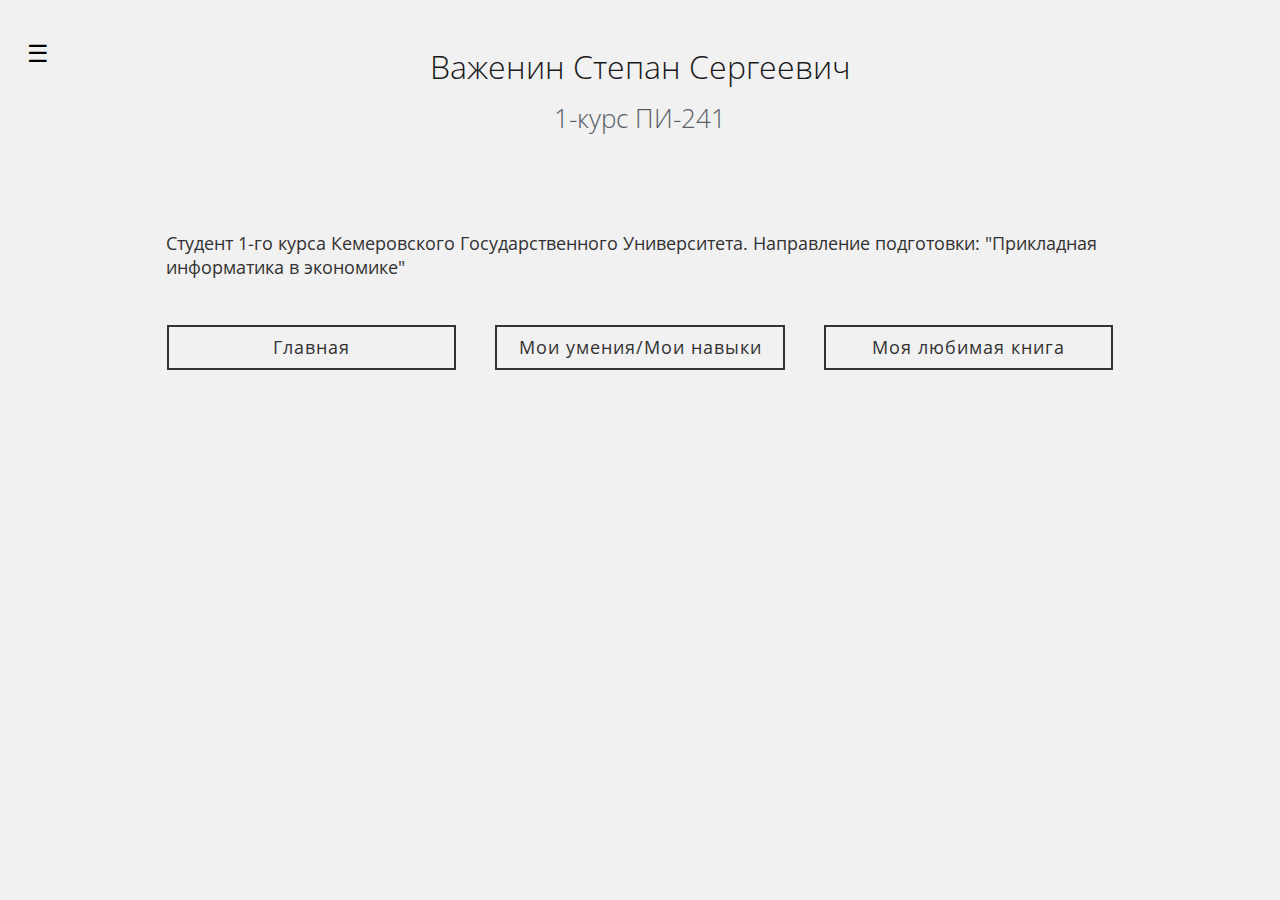
<file: index.html>
<!doctype html>
<html>
<head>
    <meta charset="utf-8">
    <meta http-equiv="X-UA-Compatible" content="IE=edge">
    <meta name="viewport" content="width=device-width, initial-scale=1">
    <title>Мое портфолио</title>
    <link rel="stylesheet" href="css/style.css">
    <link rel="stylesheet" href="css/left-nav-style.css">
</head>

<body>
    <input type="checkbox" id="nav-toggle" hidden>
    <nav class="nav">
        <label for="nav-toggle" class="nav-toggle" onclick></label>

        <ul>
            <li><a href="index.html">Главная</a></li>
            <li><a href="ability.html">Мои умения/Мои навыки</a></li>
            <li><a href="favoritebook.html">Моя любимая книга</a></li>
        </ul>
    </nav>
    <main>
        <article>
            <header>
                <h1 class="header__title">Важенин Степан Сергеевич</h1>
                <h2>1-курс ПИ-241</h2> 
            </header>
            <section style="padding-top: 60px; font-size: 18px;">
               <p style="text-align: center;">
                <p>Студент 1-го курса Кемеровского Государственного Университета. Направление подготовки: "Прикладная информатика в экономике"</p>
            </section>
            <section style="margin-bottom: 200px;">
                <div class="btn-group">
                    <a href="index.html"><span>Главная</span></a>
                    <a href="ability.html"><span>Мои умения/Мои навыки</span></a>
                    <a href="favoritebook.html"><span>Моя любимая книга</span></a>
                </div>
            </section>   
        </article>
    </main>
</body>

</html>
</file>
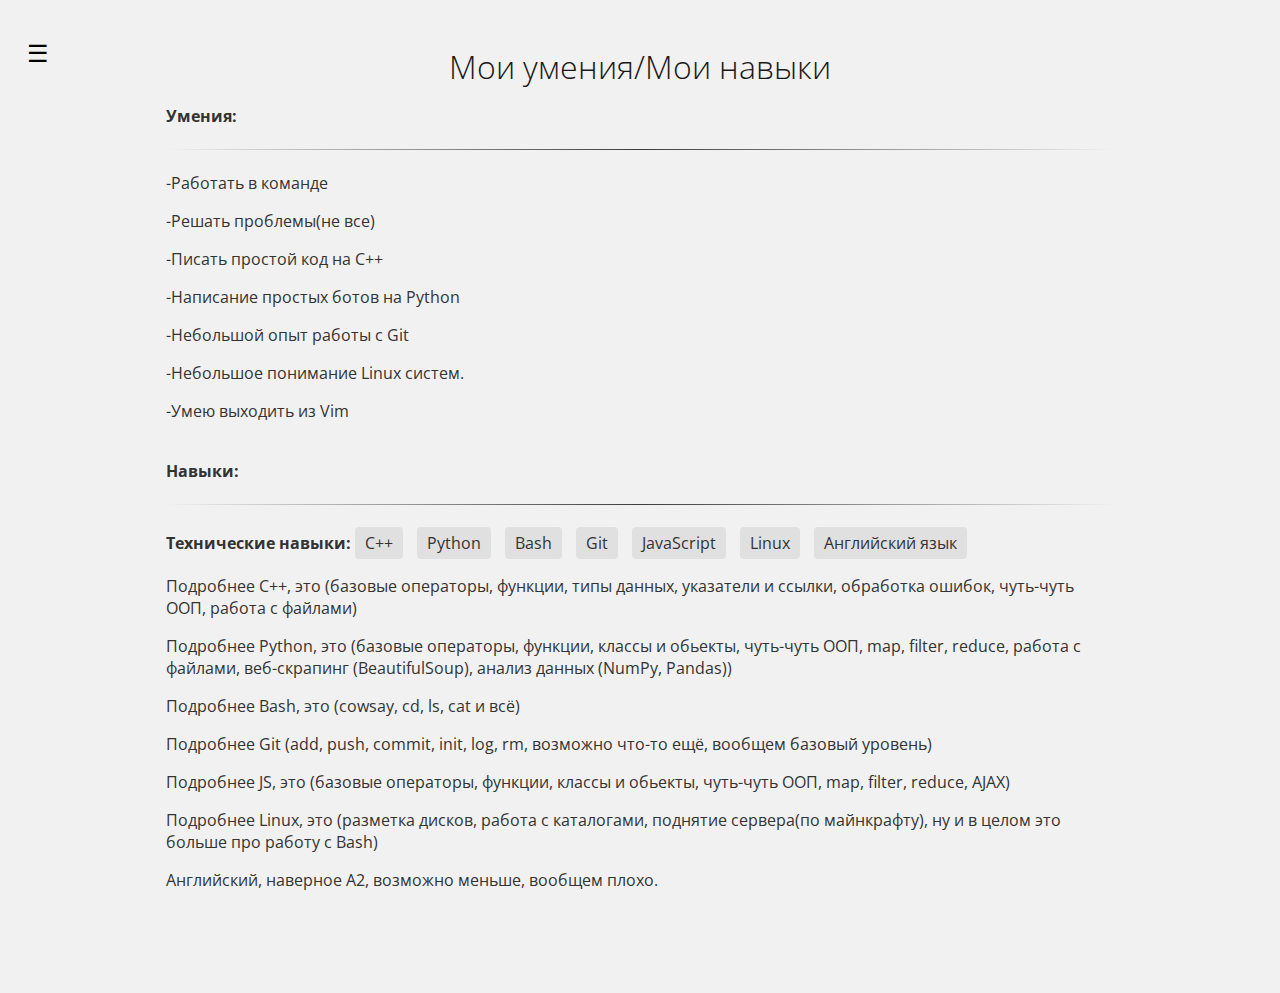
<file: ability.html>
<!doctype html>
<html>

<head>
    <meta charset="utf-8">
    <meta http-equiv="X-UA-Compatible" content="IE=edge">
    <meta name="viewport" content="width=device-width, initial-scale=1">
    <title>Мое портфолио</title>
    <link rel="stylesheet" href="css/style.css">
    <link rel="stylesheet" href="css/left-nav-style.css">
    <link rel="stylesheet" href="css/theory.css">
</head>
<style>
        .languages span {
            margin-right: 10px;
            padding: 5px 10px;
            border-radius: 4px;
            display: inline-block;
            background-color: #e0e0e0;
        }
</style>

<body>
    <input type="checkbox" id="nav-toggle" hidden>
    <nav class="nav">
        <label for="nav-toggle" class="nav-toggle" onclick></label>
        <ul>
            <li><a href="index.html">Главная</a></li>
            <li><a href="ability.html">Мои умения/Мои навыки</a></li>
            <li><a href="favoritebook.html">Моя любимая книга</a></li>
        </ul>
    </nav>
    <main>
        <article>
            <header>
                <h1 class="header__title">Мои умения/Мои навыки</h1>
            </header>
        <section>
            <div class="languages">
                <strong>Умения:</strong>
                <hr>
                <p>-Работать в команде</p>
                <p>-Решать проблемы(не все)</p>
                <p>-Писать простой код на C++</p>
                <p>-Написание простых ботов на Python</p>
                <p>-Небольшой опыт работы с Git</p>
                <p>-Небольшое понимание Linux систем.</p>
                <p>-Умею выходить из Vim</p>
                <br>
                <strong>Навыки:</strong>
                <hr>
                <strong>Технические навыки:</strong>
                <span>C++</span>
                <span>Python</span>
                <span>Bash</span>
                <span>Git</span>
                <span>JavaScript</span>
                <span>Linux</span>
                <span>Английский язык</span>
                <p>Подробнее C++, это (базовые операторы, функции, типы данных, указатели и ссылки, обработка ошибок, чуть-чуть ООП, работа с файлами)</p>
                <p>Подробнее Python, это (базовые операторы, функции, классы и обьекты, чуть-чуть ООП, map, filter, reduce, работа с файлами, веб-скрапинг (BeautifulSoup), анализ данных (NumPy, Pandas))</p>
                <p>Подробнее Bash, это (cowsay, cd, ls, cat и всё)</p>
                <p>Подробнее Git (add, push, commit, init, log, rm, возможно что-то ещё, вообщем базовый уровень)</p>
                <p>Подробнее JS, это (базовые операторы, функции, классы и обьекты, чуть-чуть ООП, map, filter, reduce, AJAX)</p>
                <p>Подробнее Linux, это (разметка дисков, работа с каталогами, поднятие сервера(по майнкрафту), ну и в целом это больше про работу с Bash)</p>
                <p>Английский, наверное A2, возможно меньше, вообщем плохо.</p>
                <strong>"Мягкие" навыки (softskills): </strong>
                <span>Коммуникативные навыки</span>
                <span>Командная работа</span>
                <span>Адаптивность</span>
                <span>Решение проблем</span>
            </div>
            <br>
        </section>
        </article>
    </main>

</body>
</html>
</file>
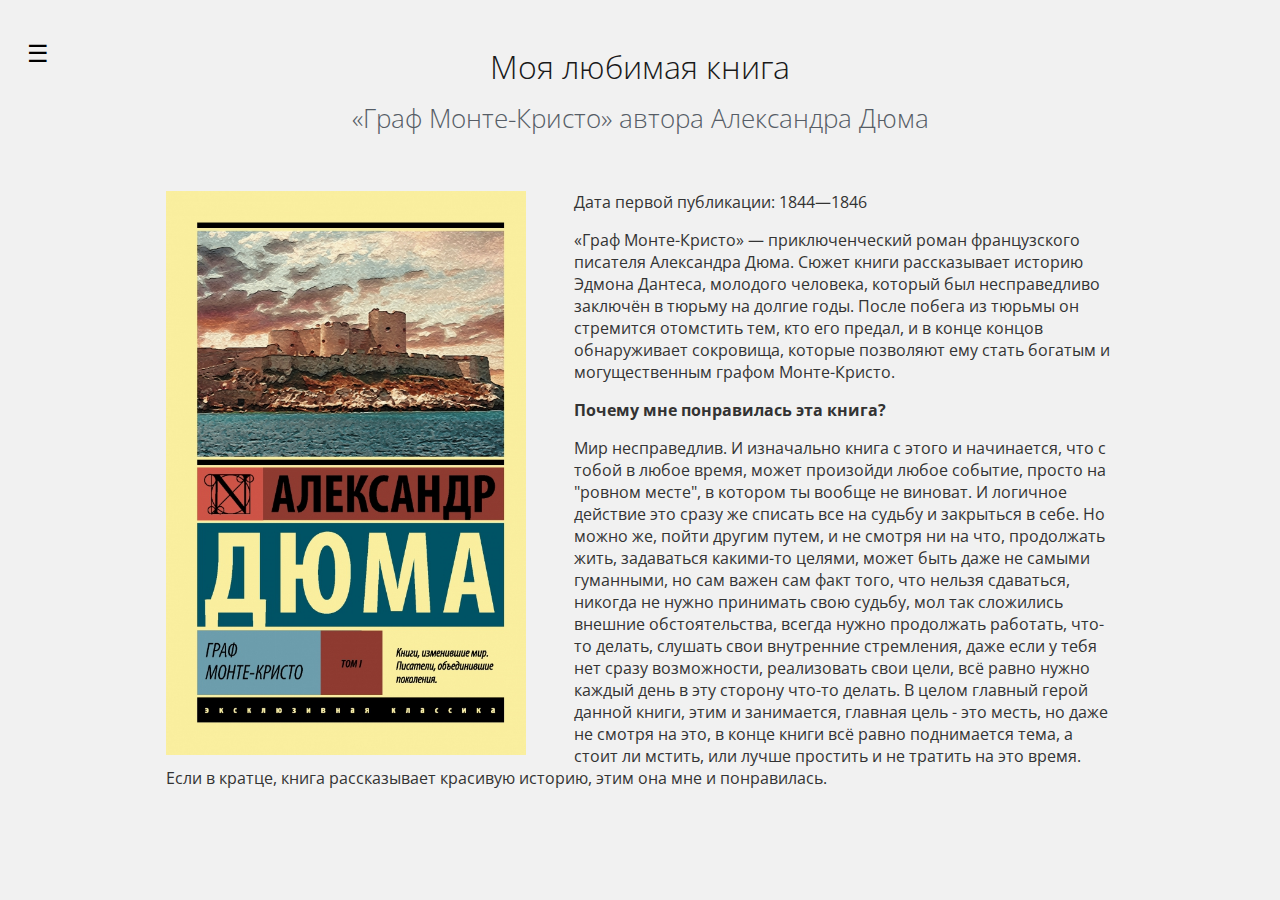
<file: favoritebook.html>
<!doctype html>
<html>
<head>
    <meta charset="utf-8">
    <meta http-equiv="X-UA-Compatible" content="IE=edge">
    <meta name="viewport" content="width=device-width, initial-scale=1">
    <title>Мое портфолио</title>
    <link rel="stylesheet" href="css/style.css">
    <link rel="stylesheet" href="css/left-nav-style.css">
    <link rel="stylesheet" href="css/theory.css">
    <style>

    </style>
</head>

<body>
    <input type="checkbox" id="nav-toggle" hidden>
    <nav class="nav">
        <label for="nav-toggle" class="nav-toggle" onclick></label>
        <ul>
            <li><a href="index.html">Главная</a></li>
            <li><a href="ability.html">Мои умения/Мои навыки</a></li>
            <li><a href="favoritebook.html">Моя любимая книга</a></li>
        </ul>
    </nav>
    <main>
        <article>
            <header>
                <h1 class="header__title">Моя любимая книга</h1>
                <h2>«Граф Монте-Кристо» автора Александра Дюма</h2>
            </header>
            <br>
        <section>
            <img src="img/book.jpg" width="38%" height="38%" style="float: left; margin-right: 5%;">
            <p>Дата первой публикации: 1844—1846</p>
            <p>«Граф Монте-Кристо» — приключенческий роман французского писателя Александра Дюма. Сюжет книги рассказывает историю Эдмона Дантеса, молодого человека, который был несправедливо заключён в тюрьму на долгие годы. После побега из тюрьмы он стремится отомстить тем, кто его предал, и в конце концов обнаруживает сокровища, которые позволяют ему стать богатым и могущественным графом Монте-Кристо.</p>
            <p><b>Почему мне понравилась эта книга?</b></p>
            <p>Мир несправедлив. И изначально книга с этого и начинается, что с тобой в любое время, может произойди любое событие, просто на "ровном месте", в котором ты вообще не виноват. И логичное действие это сразу же списать все на судьбу и закрыться в себе. Но можно же, пойти другим путем, и не смотря ни на что, продолжать жить, задаваться какими-то целями, может быть даже не самыми гуманными, но сам важен сам факт того, что нельзя сдаваться, никогда не нужно принимать свою судьбу, мол так сложились внешние обстоятельства, всегда нужно продолжать работать, что-то делать, слушать свои внутренние стремления, даже если у тебя нет сразу возможности, реализовать свои цели, всё равно нужно каждый день в эту сторону что-то делать. В целом главный герой данной книги, этим и занимается, главная цель - это месть, но даже не смотря на это, в конце книги всё равно поднимается тема, а стоит ли мстить, или лучше простить и не тратить на это время. Если в кратце, книга рассказывает красивую историю, этим она мне и понравилась.</p>
        </section>
        </article>
    </main>
</body>
</html>
</file>
<file: css/style.css>
@charset "UTF-8";
@import url(https://fonts.googleapis.com/css?family=Open+Sans:400,300&subset=latin,cyrillic);

* {
    box-sizing: border-box;
}

/**
 * Максимальная высота базового контейнера
 */
html {
    font-size: 100%;
}
html,
body {
    margin: 0;
    padding: 0;
    width: 100%;
    height: 100%;
}

body {
    color: #333;
    font: 1em 'Open Sans', sans-serif;
    background-color: #f1f1f1;
}


/* изменяем полоcу прокрутки */

::-webkit-scrollbar {
    width: .65em;
}

::-webkit-scrollbar-track {
    background-color: rgba(217, 217, 217, 0.75);
}

::-webkit-scrollbar-thumb {
    background: rgba(170, 170, 170, 0.6);
    border-radius: 5px;
    box-shadow: inset 0.05em 0.05em 0 rgba(0, 0, 0, 0.1), inset 0 -0.05em 0 rgba(0, 0, 0, 0.07);
}

main {
    padding-top: 30px;
    max-width: 1024px;
    margin: 0 auto;
}

article {
    margin: 0 1em;
    padding: 0 22px;
    -webkit-transition: -webkit-transform .3s;
    -moz-transition: -moz-transform .3s;
    transition: transform .3s;
}

header {
    margin: 0;
    padding: 0;
    text-align: center;
}


p {
    margin-bottom: 16px;
}

hr {
    margin: 22px 0;
    height: 1px;
    border: 0;
    background-image: -webkit-linear-gradient(left, rgba(0, 0, 0, 0), rgba(0, 0, 0, 0.75), rgba(0, 0, 0, 0));
    background-image: -moz-linear-gradient(left, rgba(0, 0, 0, 0), rgba(0, 0, 0, 0.75), rgba(0, 0, 0, 0));
    background-image: -ms-linear-gradient(left, rgba(0, 0, 0, 0), rgba(0, 0, 0, 0.75), rgba(0, 0, 0, 0));
    background-image: linear-gradient(left, rgba(0, 0, 0, 0), rgba(0, 0, 0, 0.75), rgba(0, 0, 0, 0));
}

h1,
h2 {
    margin-bottom: 22px;
    color: #191919;
    font-weight: 300;
}

h1 {
    font-size: 32px;
    line-height: 32px;
}

h2 {
    color: #565d66;
    font-size: 26px;
    line-height: 26px;
}

a {
    color: white;
    text-decoration: none;
}

/* Группа кнопок с переходом - Начало*/
.btn-group {
    padding-top: 30px;
    display: flex;
    align-items: center;
    justify-content: center;
    margin: 0 -2%;
}

.btn-group a {
    margin: 0 2%;
}

.btn-group  a {
    width: 50%;
    height: 45px;
    line-height: 40px;
    font-size: 18px;
    font-family: 'Open Sans', sans-serif;
    text-decoration: none;
    color: #333;
    border: 2px solid #333;
    letter-spacing: 1px;
    text-align: center;
    position: relative;
    transition: all .35s;
  }
  
.btn-group a span{
    position: relative;
    z-index: 2;
  }
  
.btn-group a:after{
    position: absolute;
    content: "";
    top: 0;
    left: 0;
    width: 0;
    height: 100%;
    background: black;
    transition: all .35s;
  }
  
.btn-group a:hover{
    color: #fff;
  }
  
.btn-group a:hover:after{
    width: 100%;
  }

.interpretor {
    width: 65%;
    height: 70%;
    float: left;
    margin-right: 50px;
    border: 1px solid gray;
    border-radius: 50px;
    opacity: 0.8;
}


.btn a {
    width: 30%;
    height: 45px;
    line-height: 40px;
    font-size: 18px;
    font-family: 'Open Sans', sans-serif;
    text-decoration: none;
    color: #333;
    border: 2px solid #333;

    letter-spacing: 1px;
    text-align: center;
    position: relative;
    transition: all .35s;
    padding: 10px;
}


.btn a span{
    position: relative;
    z-index: 2;
    border-radius: 100px;
  }
  
.btn a:after{
    position: absolute;
    content: "";
    top: 0;
    left: 0;
    width: 0;
    height: 100%;
    background: black;
    transition: all .35s;
    border-radius: 100px;
  }
  
.btn a:hover{
    color: #fff;
    border-radius: 100px;
  }
  
.btn a:hover:after{
    width: 100%;
    border-radius: 100px;   
  }
/* Конец */

/* Адаптация под мобилки */
@media screen and (max-width: 830px) {
.btn-group a {
    height: 120px;
    font-size: 16px;
    font-weight: 500;
    
}
.nav-toggle {
    padding: 0.1em;
}

}
</file>
<file: css/left-nav-style.css>
@charset "UTF-8";

/**
 * Переключаемая боковая панель навигации
 * выдвигающаяся по клику слева
 */

.nav {
    /*  ширна произвольная, не стесняйтесь экспериментировать */
    width: 320px;
    min-width: 320px;
    /* фиксируем и выставляем высоту панели на максимум */
    height: 100%;
    position: fixed;
    top: 0;
    bottom: 0;
    margin: 0;
    /* сдвигаем (прячем) панель относительно левого края страницы */
    left: -320px;
    /* внутренние отступы */
    padding: 15px 20px;
    /* плавный переход смещения панели */
    -webkit-transition: left 0.3s;
    -moz-transition: left 0.3s;
    transition: left 0.3s;
    /* определяем цвет фона панели */
    background: #f1f1f1;
    /* поверх других элементов */
    z-index: 2000;
}


/**
 * Кнопка переключения панели
 * тег <label>
 */

.nav-toggle {
    /* абсолютно позиционируем */
    position: absolute;
    /* относительно левого края панели */
    left: 330px;
    /* отступ от верхнего края панели */
    top: 1em;
    /* внутренние отступы */
    padding: 0.7em;
    /* определяем цвет фона переключателя
     * чаще вчего в соответствии с цветом фона панели
    */
    background: #f1f1f1;
    /* цвет текста */
    color: black;
    /* вид курсора */
    cursor: pointer;
    /* размер шрифта */
    font-size: 1.5em;
    line-height: 1;
    /* всегда поверх других элементов страницы */
    z-index: 2001;
    /* анимируем цвет текста при наведении */
    -webkit-transition: color .25s ease-in-out;
    -moz-transition: color .25s ease-in-out;
    transition: color .25s ease-in-out;
    transition: 1s;
}


/* определяем текст кнопки 
 * символ Unicode (TRIGRAM FOR HEAVEN)
*/

.nav-toggle:after {
    content: '\2630';
    text-decoration: none;
}


[id='nav-toggle']:hover ~ .nav > .nav-toggle:after {
    content: '\2192';
}

/* цвет текста при наведении */



/**
 * Скрытый чекбокс (флажок)
 * невидим и недоступен :)
 * имя селектора атрибут флажка
 */

[id='nav-toggle'] {
    position: absolute;
    display: none;
}


/**
 * изменение положения переключателя 
 * при просмотре на мобильных устройствах
 * когда навигация раскрыта, распологаем внутри панели
*/

[id='nav-toggle']:checked ~ .nav > .nav-toggle {
    left: auto;
    right: 2px;
    top: 1em;
}


/**
 * Когда флажок установлен, открывается панель
 * используем псевдокласс:checked
 */

[id='nav-toggle']:checked ~ .nav {
    left: 0;
    box-shadow:4px 0px 20px 0px rgba(0,0,0, 0.5);
    -moz-box-shadow:4px 0px 20px 0px rgba(0,0,0, 0.5);
    -webkit-box-shadow:4px 0px 20px 0px rgba(0,0,0, 0.5);
    overflow-y: auto;
}


/* 
 * смещение контента страницы
 * на размер ширины панели,
 * фишка необязательная, на любителя
*/

[id='nav-toggle']:checked ~ main > article {
    -webkit-transform: translateX(320px);
    -moz-transform: translateX(320px);
    transform: translateX(320px);
}


/*
 * изменение символа переключателя,
 * привычный крестик (MULTIPLICATION X), 
 * вы можете испльзовать любой другой значок
*/

[id='nav-toggle']:checked ~ .nav > .nav-toggle:after {
    content: '\2715';
}


/**
 * профиксим баг в Android <= 4.1.2
 * см: http://timpietrusky.com/advanced-checkbox-hack
 */

body {
    -webkit-animation: bugfix infinite 1s;
}

@-webkit-keyframes bugfix {
    to {
      padding: 0;
    }
}


/**
 * позаботьтимся о средних и маленьких экранах
 * мобильных устройств
 */

@media screen and (min-width: 320px) {
    html,
    body {
      margin: 0;
      overflow-x: hidden;
    }
}

@media screen and (max-width: 320px) {
    html,
    body {
      margin: 0;
      overflow-x: hidden;
    }
    .nav {
      width: 100%;
      box-shadow: none
    }
}


/**
 * Формируем стиль заголовка (логотип) панели 
*/




/*плавное появление заголовка (логотипа) при раскрытии панели */

[id='nav-toggle']:checked ~ .nav h2 {
    opacity: 1;
    transform: scale(1, 1);
    -ms-transform: scale(1, 1);
    -moz-transform: scale(1, 1);
    -webkit-transform: scale(1, 1);
}


/**
 * формируем непосредственно само меню
 * используем неупорядоченный список для пунктов меню
 * прикрутим трансфомации и плавные переходы
 */

.nav > ul {
    display: block;
    margin: 0;
    padding: 0;
    list-style: none;
}

.nav > ul > li {
    line-height: 2.5;
    opacity: 0;
    -webkit-transform: translateX(-50%);
    -moz-transform: translateX(-50%);
    -ms-transform: translateX(-50%);
    transform: translateX(-50%);
    -webkit-transition: opacity .5s .1s, -webkit-transform .5s .1s;
    -moz-transition: opacity .5s .1s, -moz-transform .5s .1s;
    -ms-transition: opacity .5s .1s, -ms-transform .5s .1s;
    transition: opacity .5s .1s, transform .5s .1s;
}

[id='nav-toggle']:checked ~ .nav > ul > li {
    opacity: 1;
    -webkit-transform: translateX(0);
    -moz-transform: translateX(0);
    -ms-transform: translateX(0);
    transform: translateX(0);
}


/* определяем интервалы появления пунктов меню */

.nav > ul > li:nth-child(2) {
    -webkit-transition: opacity .5s .2s, -webkit-transform .5s .2s;
    transition: opacity .5s .2s, transform .5s .2s;
}

.nav > ul > li:nth-child(3) {
    -webkit-transition: opacity .5s .3s, -webkit-transform .5s .3s;
    transition: opacity .5s .3s, transform .5s .3s;
}

.nav > ul > li:nth-child(4) {
    -webkit-transition: opacity .5s .4s, -webkit-transform .5s .4s;
    transition: opacity .5s .4s, transform .5s .4s;
}

.nav > ul > li:nth-child(5) {
    -webkit-transition: opacity .5s .5s, -webkit-transform .5s .5s;
    transition: opacity .5s .5s, transform .5s .5s;
}

.nav > ul > li:nth-child(6) {
    -webkit-transition: opacity .5s .6s, -webkit-transform .5s .6s;
    transition: opacity .5s .6s, transform .5s .6s;
}

.nav > ul > li:nth-child(7) {
    -webkit-transition: opacity .5s .7s, -webkit-transform .5s .7s;
    transition: opacity .5s .7s, transform .5s .7s;
}


/**
 * оформление ссылок пунктов меню
 */

.nav > ul > li > a {
    display: inline-block;
    position: relative;
    padding: 0;
    font-family: 'Open Sans', sans-serif;
    font-weight: 300;
    font-size: 1.2em;
    color: black;
    width: 100%;
    text-decoration: none;
    /* плавный переход */
    -webkit-transition: color .5s ease, padding .5s ease;
    -moz-transition: color .5s ease, padding .5s ease;
    transition: color .5s ease, padding .5s ease;
}


/**
 * состояние ссылок меню при наведении
 */

.nav > ul > li > a:hover,
.nav > ul > li > a:focus {
    color: black;
    padding-left: 15px;
}


/**
 * линия подчеркивания ссылок меню
 */

.nav > ul > li > a:before {
    content: '';
    display: block;
    position: absolute;
    right: 0;
    bottom: 0;
    height: 1px;
    width: 100%;
    -webkit-transition: width 0s ease;
    transition: width 0s ease;
}

.nav > ul > li > a:after {
    content: '';
    display: block;
    position: absolute;
    left: 0;
    bottom: 0;
    height: 1px;
    width: 100%;
    background: black;
    -webkit-transition: width .5s ease;
    transition: width .5s ease;
}


/**
 * анимируем линию подчеркивания 
 * ссылок при наведении
 */

.nav > ul > li > a:hover:before {
    width: 0%;
    background: black;
    -webkit-transition: width .5s ease;
    transition: width .5s ease;
}

.nav > ul > li > a:hover:after {
    width: 0%;
    background: transparent;
    -webkit-transition: width 0s ease;
    transition: width 0s ease;
}


/* фон затемнения на основной контент 
 * при этом элементы блокируютя
 * спорная такая фича, если оно вам надо
 * просто раскомментируйте
*/

/*
.mask-content {
    display: block;
    position: fixed;
    top: 0;
    left: 0;
    z-index: 1000;
    width: 100%;
    height: 100%;
    background-color: rgba(0, 0, 0, 0.4);
    visibility: hidden;
    opacity: 0;
}

[id='nav-toggle']:checked ~ .mask-content {
    visibility: visible;
    opacity: 1;
    -webkit-transition: opacity .5s, visibility .5s;
    transition: opacity .5s, visibility .5s;
}
*/

/* Адаптация под мобилки */
@media screen and (max-width: 500px) {
.nav-toggle {
    padding: 0.5em;
    font-size: 1.3em;
}
}
</file>
<file: css/theory.css>
.theory-group {
    display: flex;
    flex-direction: column;
    align-items: flex-start;
    padding-top: 60px;

}
.theory-group  a {
    height: 45px;
    line-height: 40px;
    font-size: 18px;
    font-family: 'Open Sans', sans-serif;
    text-decoration: none;
    color: #333;
    letter-spacing: 1px;
    text-align: left;
    position: relative;
    transition: all .35s;
    
}

.theory-group a:hover {
    color: black;
}

/*  Подчеркивание  */
.theory-group a {
	position: relative;
    color: #333; /*задаём цвет ссылки*/
	cursor: pointer;
	line-height: 1; /*задаём высоту строки*/
	text-decoration: none; /*убираем подчёркивание*/

}
.theory-group a:after {
	display: block;
	position: absolute;
	left: 0; /*изменить на right:0;, чтобы изменить направление подчёркивания */
	width: 0;/*задаём длинну линии до наведения курсора*/
	height: 1px; /*задаём ширину линии*/
	background-color: #333; /*задаём цвет линии*/
	content: "";
	transition: width 0.3s ease-out; /*задаём время анимации*/
}

.theory-group a:hover:after,
.theory-group a:focus:after {
	width: 100%; /*устанавливаем значение 100% чтобы ссылка подчёркивалась полностью*/
}

.theory-group .notworktask {
    line-height: 40px;
    font-size: 18px;
    font-family: 'Open Sans', sans-serif;
    text-decoration: none;
    color: #333;
    letter-spacing: 1px;
    text-align: left;
    position: relative;
    transition: all .35s;
    margin-bottom: 20px;
}

/* Адаптация под мобилки */
@media screen and (max-width: 830px) {
    .theory-group a {
        font-size: 14px;
        letter-spacing: 0;
    }
    .theory-group .notworktask {
        letter-spacing: 0;
    }
    
}
</file>
